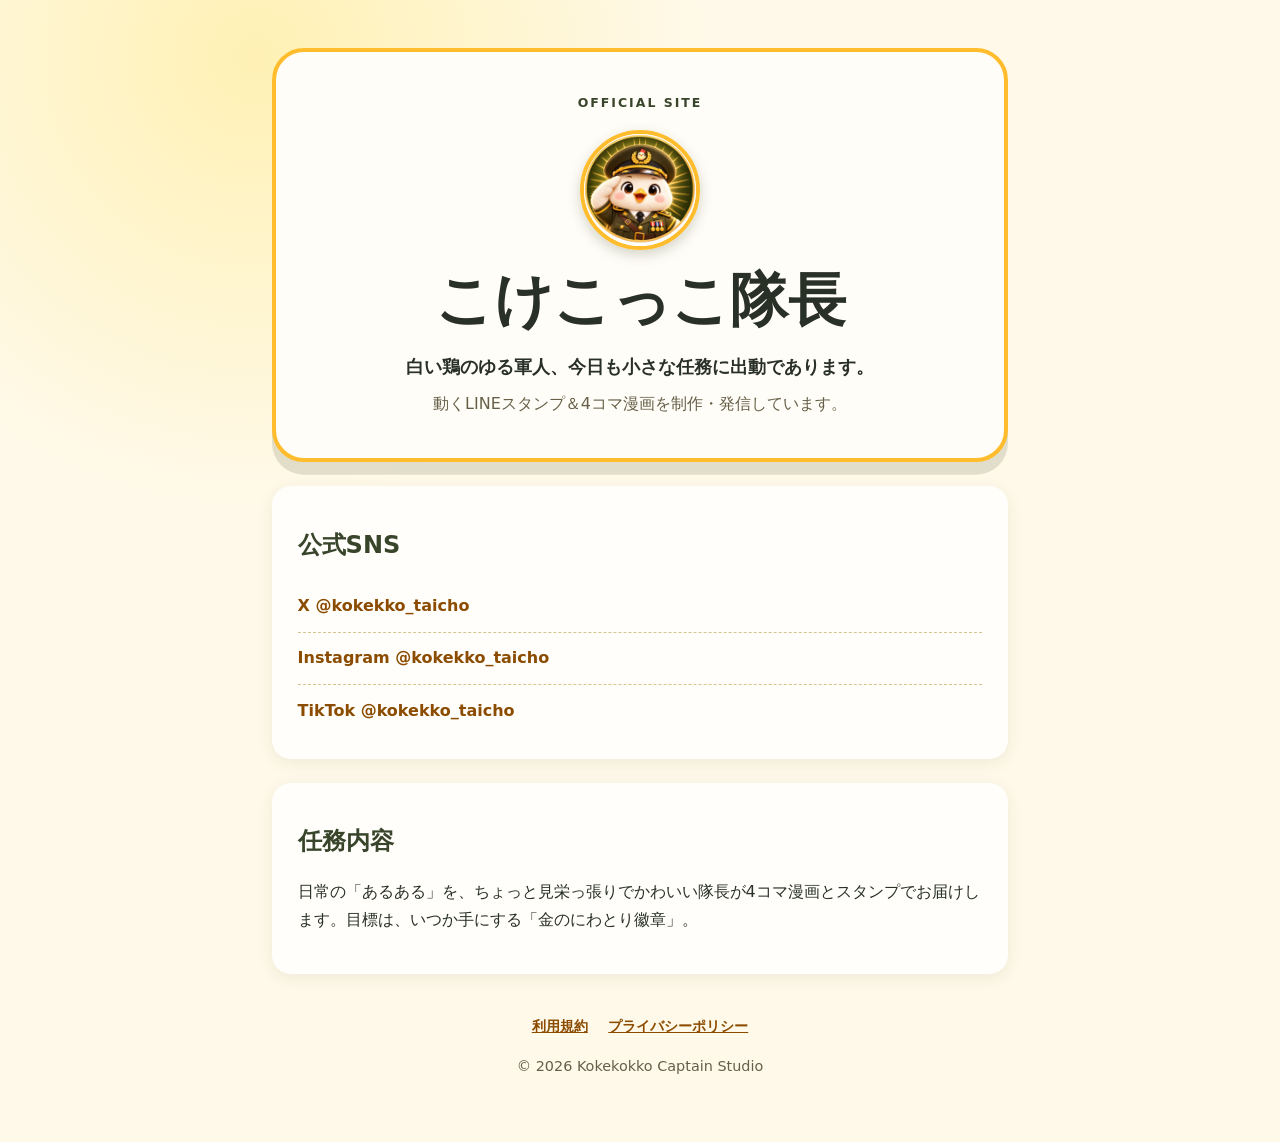
<file: index.html>
<!doctype html>
<html lang="ja">
<head>
  <meta charset="utf-8">
  <meta name="viewport" content="width=device-width, initial-scale=1">
  <meta name="description" content="白い鶏のゆる軍人キャラ、こけこっこ隊長の公式ページ。動くLINEスタンプと4コマ漫画を制作中。">
  <title>こけこっこ隊長｜公式</title>
  <link rel="stylesheet" href="styles.css">
</head>
<body>
  <main class="wrap">
    <section class="hero" aria-labelledby="site-title">
      <p class="eyebrow">OFFICIAL SITE</p>
      <img class="badge" src="assets/kokekokko-captain-avatar.jpg" alt="敬礼するこけこっこ隊長">
      <h1 id="site-title">こけこっこ隊長</h1>
      <p class="lead">白い鶏のゆる軍人、今日も小さな任務に出動であります。</p>
      <p class="note">動くLINEスタンプ＆4コマ漫画を制作・発信しています。</p>
    </section>

    <section class="card" aria-labelledby="links-title">
      <h2 id="links-title">公式SNS</h2>
      <ul class="links">
        <li><a href="https://x.com/kokekko_taicho" rel="me">X @kokekko_taicho</a></li>
        <li><a href="https://www.instagram.com/kokekko_taicho/" rel="me">Instagram @kokekko_taicho</a></li>
        <li><a href="https://www.tiktok.com/@kokekko_taicho" rel="me">TikTok @kokekko_taicho</a></li>
      </ul>
    </section>

    <section class="card" aria-labelledby="about-title">
      <h2 id="about-title">任務内容</h2>
      <p>日常の「あるある」を、ちょっと見栄っ張りでかわいい隊長が4コマ漫画とスタンプでお届けします。目標は、いつか手にする「金のにわとり徽章」。</p>
    </section>

    <footer>
      <a href="terms.html">利用規約</a>
      <a href="privacy.html">プライバシーポリシー</a>
      <p>© 2026 Kokekokko Captain Studio</p>
    </footer>
  </main>
</body>
</html>
</file>
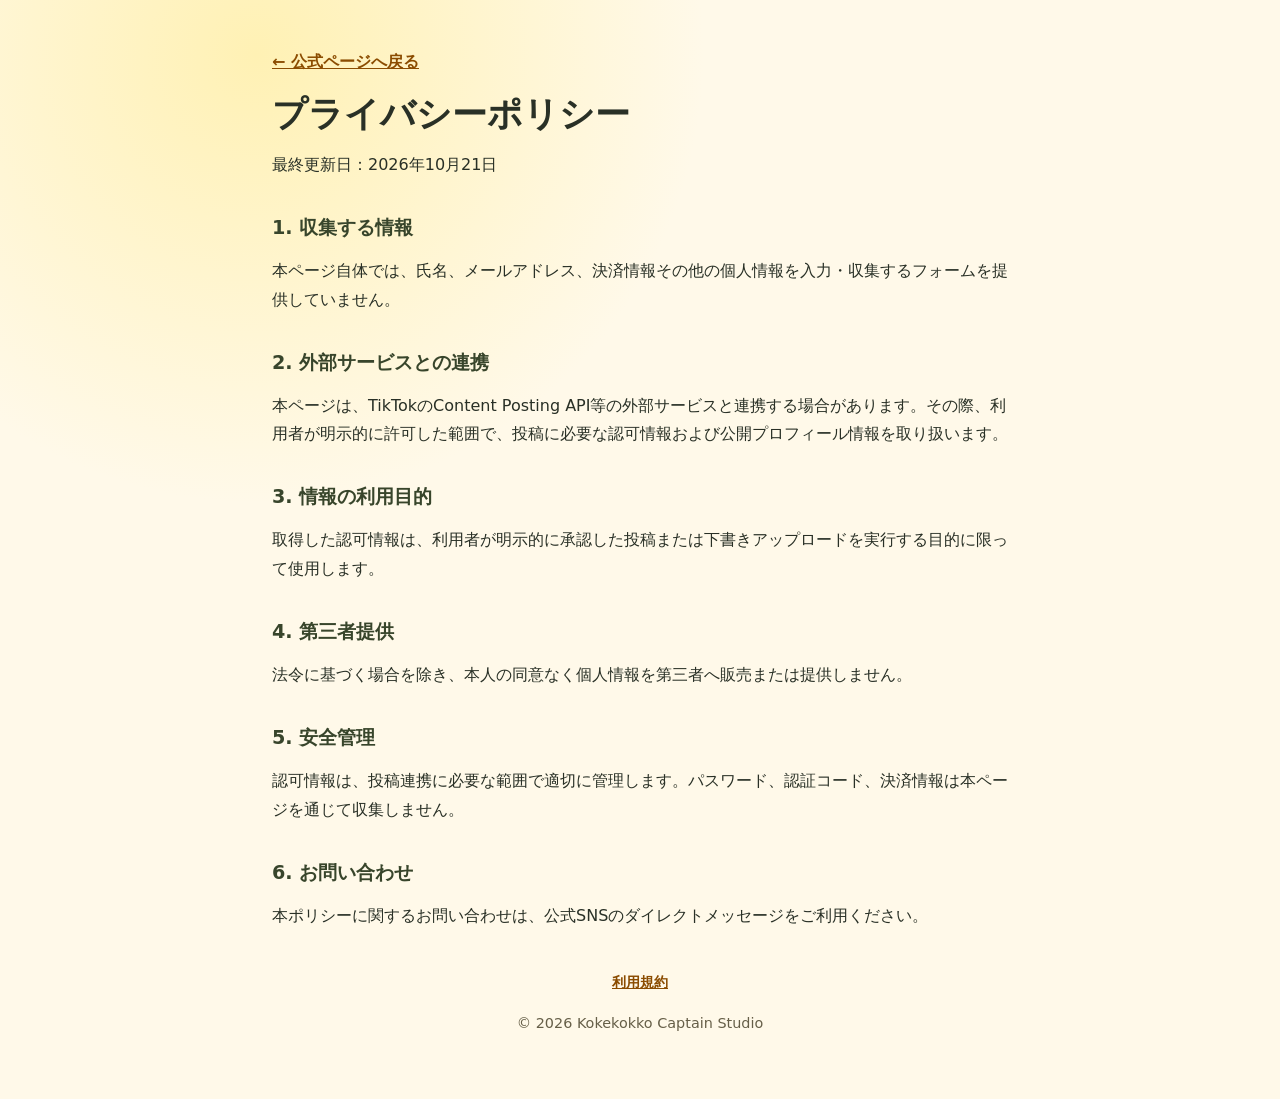
<file: privacy.html>
<!doctype html>
<html lang="ja">
<head>
  <meta charset="utf-8">
  <meta name="viewport" content="width=device-width, initial-scale=1">
  <title>プライバシーポリシー｜こけこっこ隊長</title>
  <link rel="stylesheet" href="styles.css">
</head>
<body>
  <main class="wrap policy">
    <p><a href="index.html">← 公式ページへ戻る</a></p>
    <h1>プライバシーポリシー</h1>
    <p>最終更新日：2026年10月21日</p>
    <h2>1. 収集する情報</h2>
    <p>本ページ自体では、氏名、メールアドレス、決済情報その他の個人情報を入力・収集するフォームを提供していません。</p>
    <h2>2. 外部サービスとの連携</h2>
    <p>本ページは、TikTokのContent Posting API等の外部サービスと連携する場合があります。その際、利用者が明示的に許可した範囲で、投稿に必要な認可情報および公開プロフィール情報を取り扱います。</p>
    <h2>3. 情報の利用目的</h2>
    <p>取得した認可情報は、利用者が明示的に承認した投稿または下書きアップロードを実行する目的に限って使用します。</p>
    <h2>4. 第三者提供</h2>
    <p>法令に基づく場合を除き、本人の同意なく個人情報を第三者へ販売または提供しません。</p>
    <h2>5. 安全管理</h2>
    <p>認可情報は、投稿連携に必要な範囲で適切に管理します。パスワード、認証コード、決済情報は本ページを通じて収集しません。</p>
    <h2>6. お問い合わせ</h2>
    <p>本ポリシーに関するお問い合わせは、公式SNSのダイレクトメッセージをご利用ください。</p>
    <footer><a href="terms.html">利用規約</a><p>© 2026 Kokekokko Captain Studio</p></footer>
  </main>
</body>
</html>
</file>
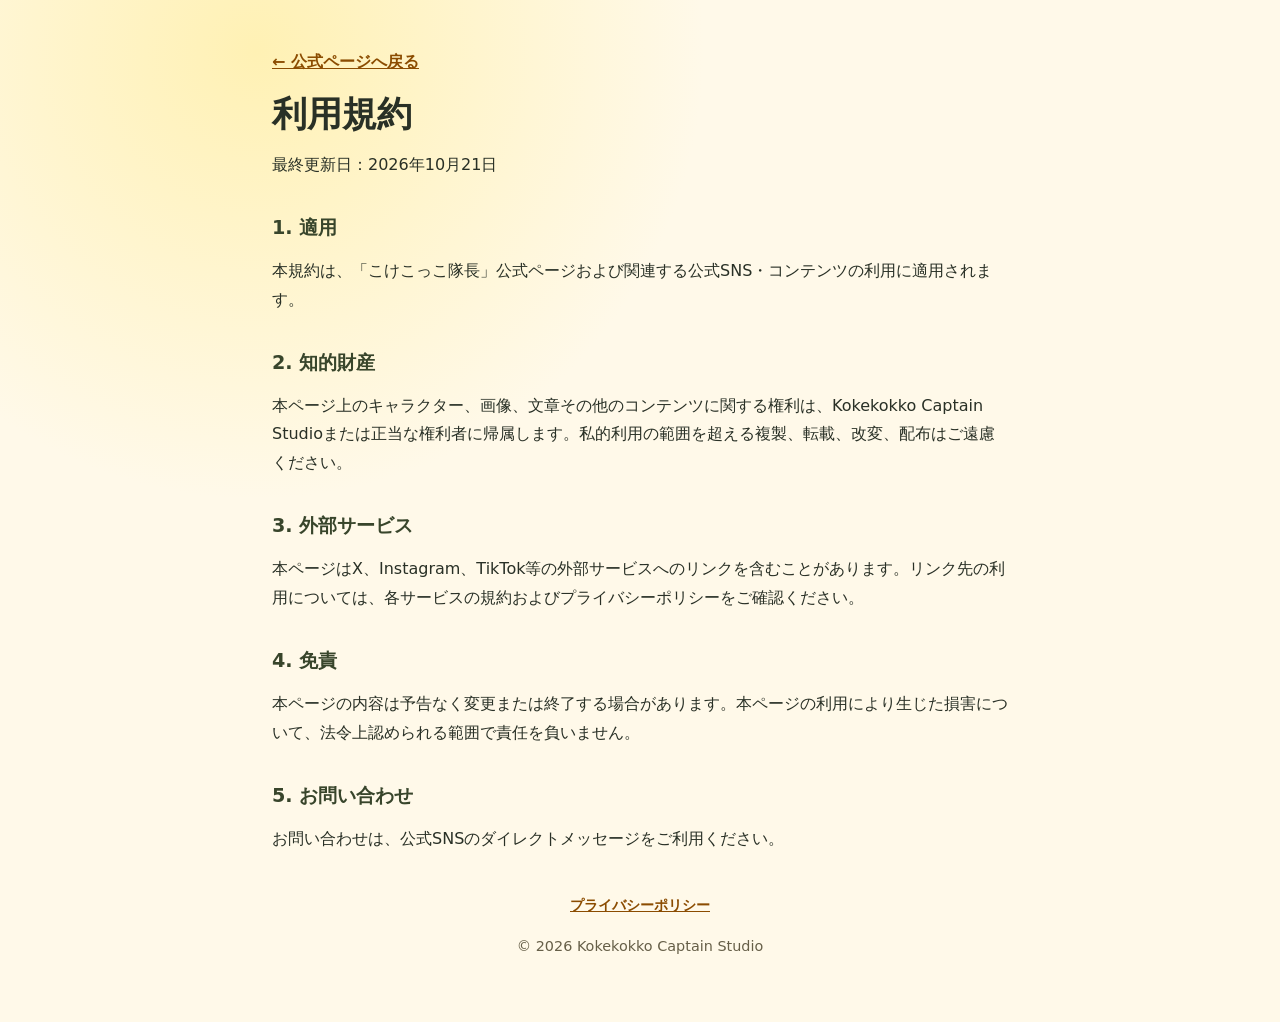
<file: terms.html>
<!doctype html>
<html lang="ja">
<head>
  <meta charset="utf-8">
  <meta name="viewport" content="width=device-width, initial-scale=1">
  <title>利用規約｜こけこっこ隊長</title>
  <link rel="stylesheet" href="styles.css">
</head>
<body>
  <main class="wrap policy">
    <p><a href="index.html">← 公式ページへ戻る</a></p>
    <h1>利用規約</h1>
    <p>最終更新日：2026年10月21日</p>
    <h2>1. 適用</h2>
    <p>本規約は、「こけこっこ隊長」公式ページおよび関連する公式SNS・コンテンツの利用に適用されます。</p>
    <h2>2. 知的財産</h2>
    <p>本ページ上のキャラクター、画像、文章その他のコンテンツに関する権利は、Kokekokko Captain Studioまたは正当な権利者に帰属します。私的利用の範囲を超える複製、転載、改変、配布はご遠慮ください。</p>
    <h2>3. 外部サービス</h2>
    <p>本ページはX、Instagram、TikTok等の外部サービスへのリンクを含むことがあります。リンク先の利用については、各サービスの規約およびプライバシーポリシーをご確認ください。</p>
    <h2>4. 免責</h2>
    <p>本ページの内容は予告なく変更または終了する場合があります。本ページの利用により生じた損害について、法令上認められる範囲で責任を負いません。</p>
    <h2>5. お問い合わせ</h2>
    <p>お問い合わせは、公式SNSのダイレクトメッセージをご利用ください。</p>
    <footer><a href="privacy.html">プライバシーポリシー</a><p>© 2026 Kokekokko Captain Studio</p></footer>
  </main>
</body>
</html>
</file>
<file: styles.css>
:root { --ink:#293026; --olive:#38452b; --gold:#ffbd2e; --cream:#fff9e9; --paper:#fffdf7; }
* { box-sizing:border-box; }
body { margin:0; color:var(--ink); background:radial-gradient(circle at 20% 5%, #fff1b4 0, transparent 28rem), var(--cream); font-family:system-ui,-apple-system,"Hiragino Kaku Gothic ProN","Yu Gothic",sans-serif; line-height:1.8; }
.wrap { width:min(46rem, calc(100% - 2rem)); margin:0 auto; padding:3rem 0; }
.hero { text-align:center; padding:2.5rem 1.5rem; background:var(--paper); border:4px solid var(--gold); border-radius:2rem; box-shadow:0 .8rem 0 rgba(56,69,43,.15); }
.eyebrow { margin:0; color:var(--olive); font-weight:800; letter-spacing:.16em; font-size:.78rem; }
.badge { display:block; width:7.5rem; aspect-ratio:1; margin:1rem auto; border-radius:50%; border:.28rem solid var(--gold); object-fit:cover; box-shadow:0 .3rem .8rem rgba(56,69,43,.22); }
h1 { margin:.3rem 0; font-size:clamp(2rem, 7vw, 3.6rem); line-height:1.2; }
h2 { color:var(--olive); line-height:1.35; }
.lead { margin:1rem auto .4rem; max-width:32rem; font-weight:700; font-size:1.1rem; }
.note { margin:0; color:#665f48; }
.card { margin:1.5rem 0; padding:1.4rem 1.6rem; border-radius:1.2rem; background:rgba(255,255,255,.8); box-shadow:0 .25rem 1rem rgba(55,48,27,.08); }
.links { padding:0; list-style:none; margin:0; }
.links li + li { border-top:1px dashed #d5c48d; }
a { color:#8b4c00; font-weight:750; }
.links a { display:block; padding:.7rem 0; text-decoration:none; }
.links a:hover { color:#c03209; }
footer { margin-top:2.5rem; text-align:center; color:#665f48; font-size:.9rem; }
footer a { margin:0 .5rem; }
.policy { padding-top:2rem; }
.policy h1 { font-size:2.2rem; }
.policy h2 { margin-top:2.2rem; font-size:1.2rem; }
@media (max-width:480px) { .wrap { width:min(100% - 1.25rem,46rem); padding:1.3rem 0; } .hero { padding:2rem 1rem; } }
</file>
